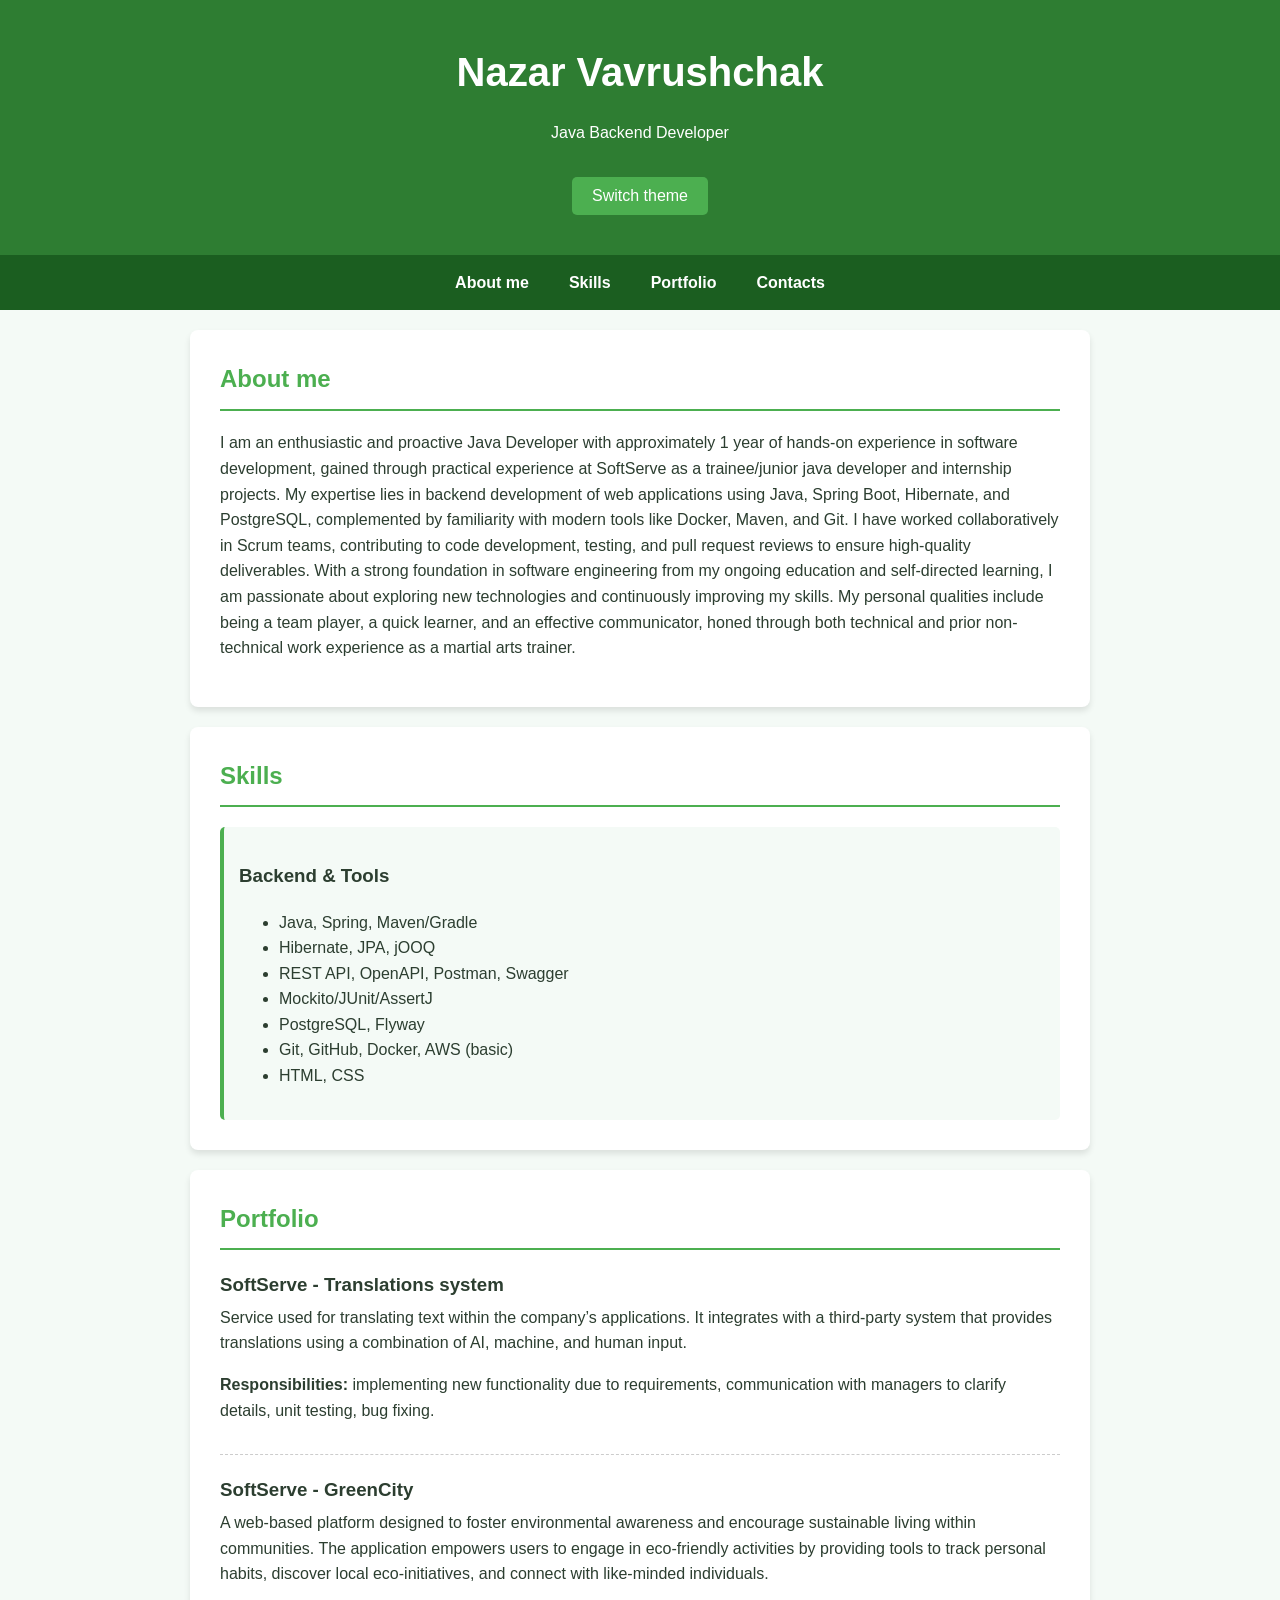
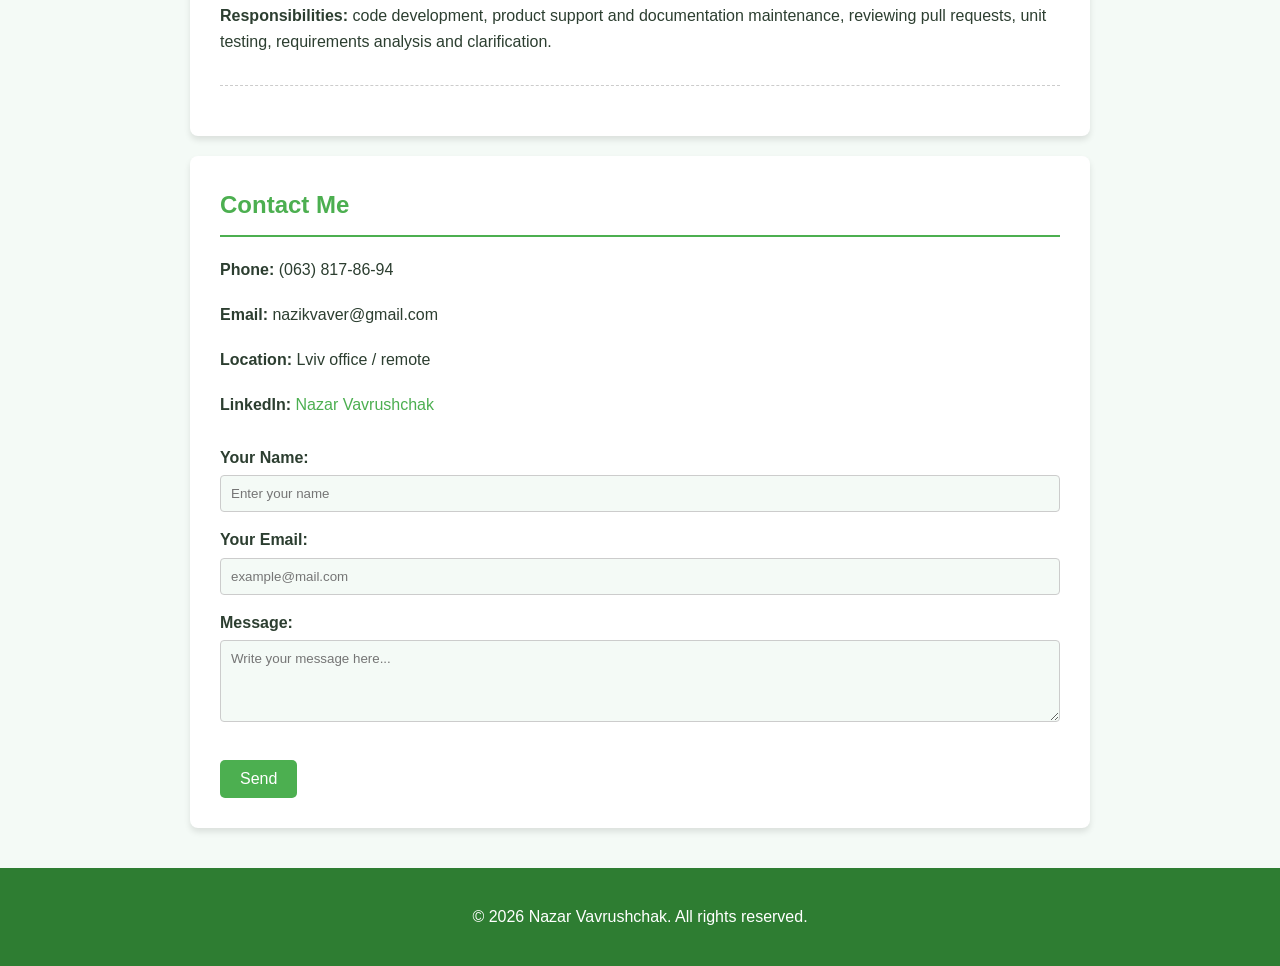
<file: lab10/index.html>
<!DOCTYPE html>
<html lang="en">

<head>
    <meta charset="UTF-8">
    <meta name="viewport" content="width=device-width, initial-scale=1.0">
    <title>Nazar Vavrushchak - Portfolio</title>
    <link rel="stylesheet" href="style.css">
</head>

<body>
    <header>
        <div class="header-content">
            <h1>Nazar Vavrushchak</h1>
            <p>Java Backend Developer</p>
            <button id="theme-toggle" class="btn">Switch theme</button>
        </div>
    </header>

    <nav>
        <ul>
            <li><a href="#about">About me</a></li>
            <li><a href="#skills">Skills</a></li>
            <li><a href="#portfolio">Portfolio</a></li>
            <li><a href="#contacts">Contacts</a></li>
        </ul>
    </nav>

    <main>
        <section id="about" class="section">
            <h2>About me</h2>
            <p>I am an enthusiastic and proactive Java Developer with approximately 1 year of hands-on experience in
                software development, gained through practical experience at SoftServe as a trainee/junior java
                developer and internship projects. My expertise lies in backend development of web applications using
                Java, Spring Boot, Hibernate, and PostgreSQL, complemented by familiarity with modern tools like Docker,
                Maven, and Git. I have worked collaboratively in Scrum teams, contributing to code development, testing,
                and pull request reviews to ensure high-quality deliverables. With a strong foundation in software
                engineering from my ongoing education and self-directed learning, I am passionate about exploring new
                technologies and continuously improving my skills. My personal qualities include being a team player, a
                quick learner, and an effective communicator, honed through both technical and prior non-technical work
                experience as a martial arts trainer.</p>
        </section>

        <section id="skills" class="section">
            <h2>Skills</h2>
            <div class="skills-grid">
                <div class="skill-card">
                    <h3>Backend & Tools</h3>
                    <ul>
                        <li>Java, Spring, Maven/Gradle</li>
                        <li>Hibernate, JPA, jOOQ</li>
                        <li>REST API, OpenAPI, Postman, Swagger</li>
                        <li>Mockito/JUnit/AssertJ</li>
                        <li>PostgreSQL, Flyway</li>
                        <li>Git, GitHub, Docker, AWS (basic)</li>
                        <li>HTML, CSS</li>
                    </ul>
                </div>
            </div>
        </section>

        <section id="portfolio" class="section">
            <h2>Portfolio</h2>

            <div class="portfolio-item">
                <h3>SoftServe - Translations system</h3>
                <p>Service used for translating text within the company’s applications. It integrates with a third-party
                    system that provides translations using a combination of AI, machine, and human input.</p>
                <p><strong>Responsibilities:</strong> implementing new functionality due to requirements, communication
                    with managers to clarify details, unit testing, bug fixing.</p>
            </div>

            <div class="portfolio-item">
                <h3>SoftServe - GreenCity</h3>
                <p>A web-based platform designed to foster environmental awareness and encourage sustainable living
                    within communities. The application empowers users to engage in eco-friendly activities by providing
                    tools to track personal habits, discover local eco-initiatives, and connect with like-minded
                    individuals.</p>
                <p><strong>Responsibilities:</strong> code development, product support and documentation maintenance,
                    reviewing pull requests, unit testing, requirements analysis and clarification.</p>
            </div>
        </section>

        <section id="contacts" class="section">
            <h2>Contact Me</h2>

            <div class="contact-info" style="margin-bottom: 25px; line-height: 1.8;">
                <p><strong>Phone:</strong> <a href="tel:+380638178694"
                        style="color: inherit; text-decoration: none;">(063) 817-86-94</a></p>
                <p><strong>Email:</strong> <a href="mailto:nazikvaver@gmail.com"
                        style="color: inherit; text-decoration: none;">nazikvaver@gmail.com</a></p>
                <p><strong>Location:</strong> Lviv office / remote</p>
                <p><strong>LinkedIn:</strong> <a href="https://www.linkedin.com/in/nazar-vavrushchak-8135b1302"
                        target="_blank" style="color: var(--accent-color); text-decoration: none;">Nazar Vavrushchak</a>
                </p>
            </div>

            <p id="welcome-back-msg" style="display: none; color: var(--accent-color); font-weight: bold;"></p>
            <form id="contact-form">
                <div class="form-group">
                    <label for="name">Your Name:</label>
                    <input type="text" id="name" placeholder="Enter your name">
                </div>
                <div class="form-group">
                    <label for="email">Your Email:</label>
                    <input type="email" id="email" placeholder="example@mail.com">
                </div>
                <div class="form-group">
                    <label for="message">Message:</label>
                    <textarea id="message" rows="4" placeholder="Write your message here..."></textarea>
                </div>
                <button type="submit" class="btn">Send</button>
            </form>
        </section>
    </main>

    <footer>
        <p>&copy; 2026 Nazar Vavrushchak. All rights reserved.</p>
    </footer>

    <script src="script.js"></script>
</body>

</html>
</file>
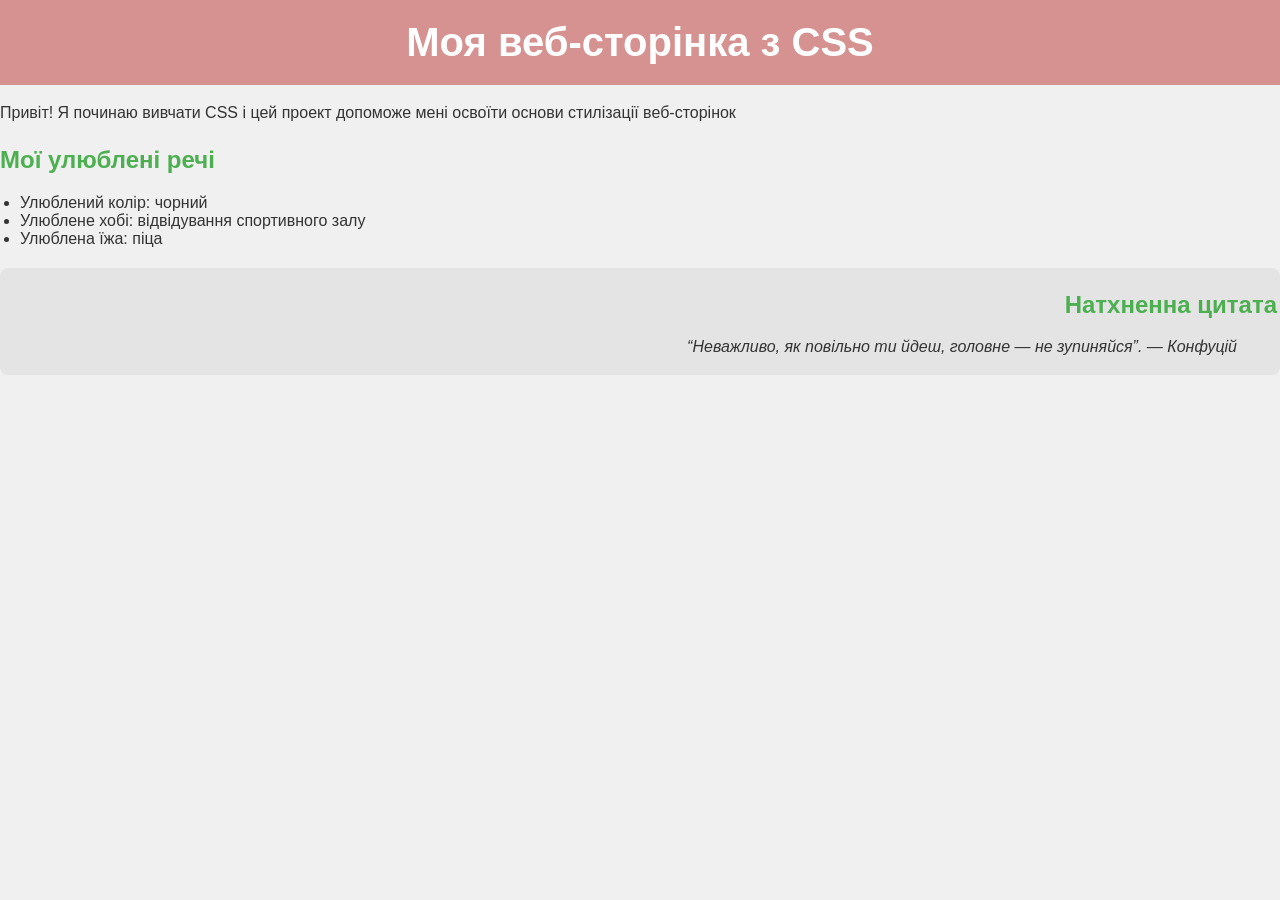
<file: lab2/index.html>
<!DOCTYPE html>
<html lang="uk">

<head>
    <meta charset="UTF-8">
    <meta name="viewport" content="width=device-width, initial-scale=1.0">
    <title>Лабораторна робота 2: Основи CSS</title>
    <link rel="stylesheet" href="style.css">
</head>

<body>

    <header>
        <h1>Моя веб-сторінка з CSS</h1>
    </header>

    <main>
        <section>
            <p>Привіт! Я починаю вивчати CSS і цей проект допоможе мені освоїти основи стилізації веб-сторінок</p>
        </section>

        <section>
            <h2>Мої улюблені речі</h2>
            <ul>
                <li>Улюблений колір: чорний</li>
                <li>Улюблене хобі: відвідування спортивного залу</li>
                <li>Улюблена їжа: піца</li>
            </ul>
        </section>

        <section class="variant-section">
            <h2>Натхненна цитата</h2>
            <blockquote>“Неважливо, як повільно ти йдеш, головне — не зупиняйся”. — Конфуцій</blockquote>
        </section>

    </main>

</body>

</html>
</file>
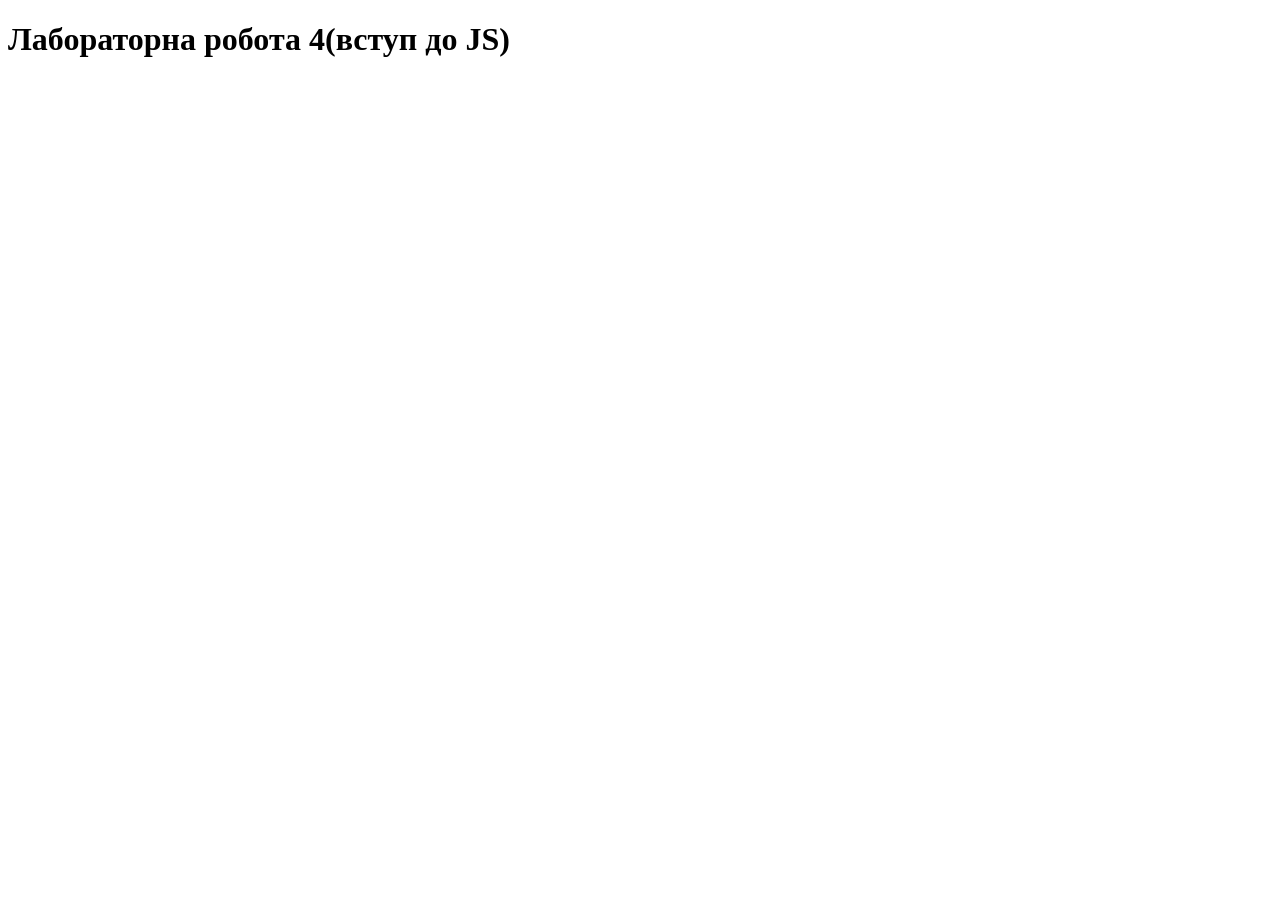
<file: lab4/index.html>
<!DOCTYPE html>
<html lang="en">

<head>
    <meta charset="UTF-8">
    <meta name="viewport" content="width=device-width, initial-scale=1.0">
    <title>Лабка 4 Вступ до JS</title>
</head>

<body>
    <h1>Лабораторна робота 4(вступ до JS)</h1>
    <script>
        // завдання 1
        console.log("Завдання 1.");
        let username = prompt("Введіть ваше ім'я:");
        let syaHello = `Привіт, ${username}! Радий тебе бачити!`;
        alert(syaHello);
        console.log(syaHello);

        // завдання 2
        console.log("Завдання 2.");
        let firstNumber = parseFloat(prompt("Введіть перше число:"));
        let secondNumber = parseFloat(prompt("Введіть друге число:"));
        let doubutok = firstNumber * secondNumber;
        let fraction = firstNumber / secondNumber;
        alert(`Добуток: ${doubutok}\nЧастка: ${fraction}`);
        console.log(`Добуток: ${doubutok}`);
        console.log(`Частка: ${fraction}`);

        // завдання 3
        console.log("Завдання 3.");

        let birthYearStr = prompt("Введіть ваш рік народження:");
        let birthYear = parseFloat(birthYearStr);

        const currentYear = 2026;
        const myAge = 20;

        if (!isNaN(birthYear)) {
            let userAge = currentYear - birthYear;

            let ageDiff = Math.abs(userAge - myAge);

            let ageMessage = "Ваш поточний вік: " + userAge + " років.\n";

            if (userAge > myAge) {
                ageMessage += "Користувач старший на " + ageDiff + " років.";
            } else if (userAge < myAge) {
                ageMessage += "Користувач молодший на " + ageDiff + " роки.";
            } else {
                ageMessage += "Ми з вами однолітки!";
            }

            alert(ageMessage);
            console.log(ageMessage);
        } else {
            alert("Помилка: Будь ласка, введіть коректний рік народження!");
        }
    </script>
</body>

</html>
</file>
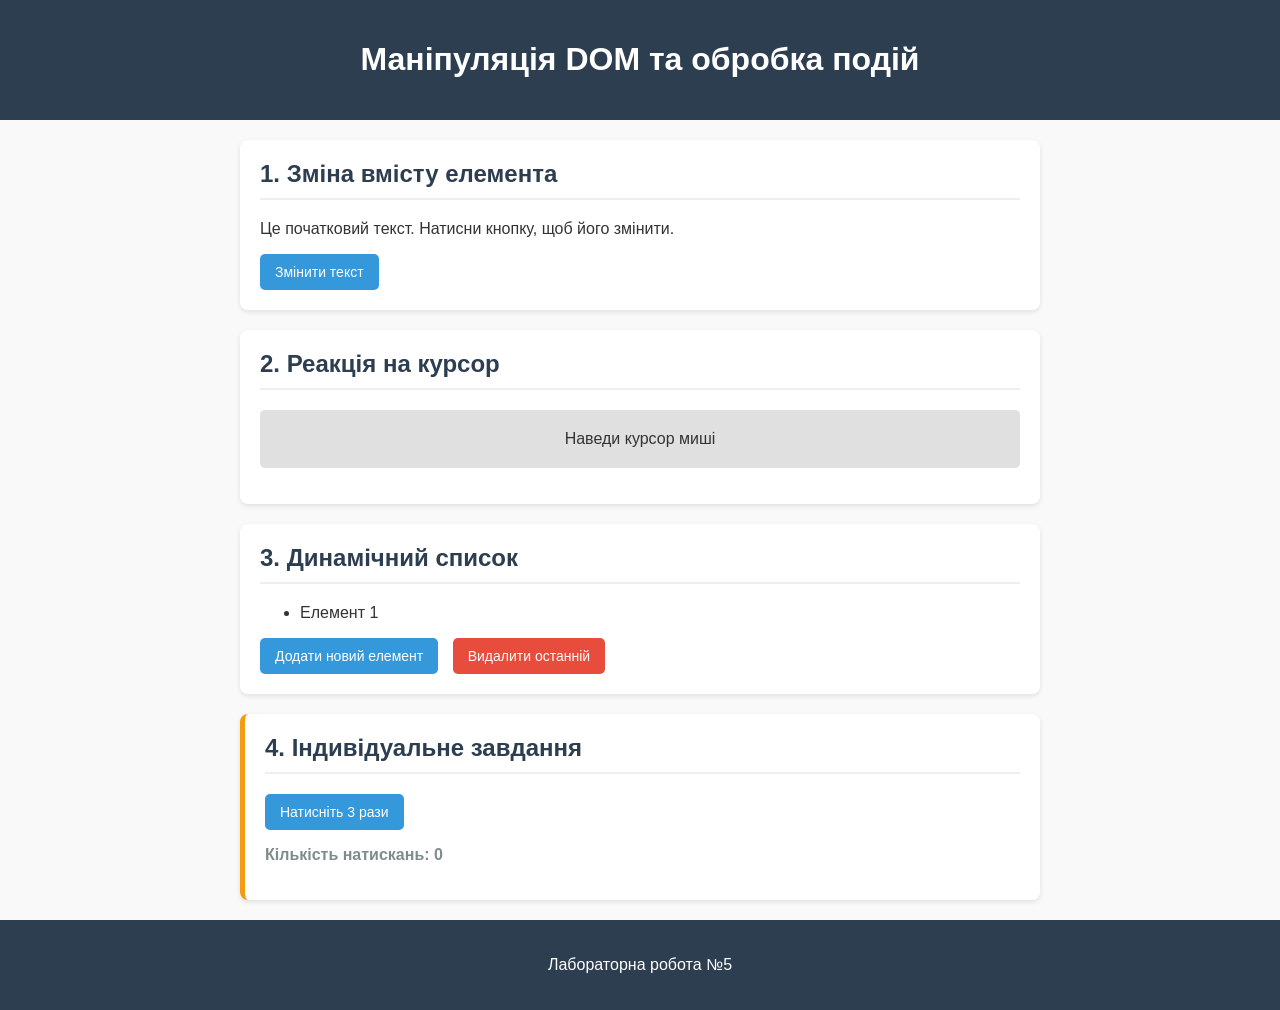
<file: lab5/index.html>
<!DOCTYPE html>
<html lang="en">

<head>
    <meta charset="UTF-8">
    <meta name="viewport" content="width=device-width, initial-scale=1.0">
    <link rel="stylesheet" href="style.css">
    <title>Лабораторна робота 5(JS)</title>
</head>

<body>
    <header>
        <h1>Маніпуляція DOM та обробка подій</h1>
    </header>

    <main>
        <section class="task-section">
            <h2>1. Зміна вмісту елемента</h2>
            <p id="dynamic-text">Це початковий текст. Натисни кнопку, щоб його змінити.</p>
            <button id="change-text-btn">Змінити текст</button>
        </section>

        <section class="task-section">
            <h2>2. Реакція на курсор</h2>
            <p id="hover-element" class="interactive-box">Наведи курсор миші</p>
        </section>

        <section class="task-section">
            <h2>3. Динамічний список</h2>
            <ul id="item-list">
                <li>Елемент 1</li>
            </ul>
            <button id="add-item-btn">Додати новий елемент</button>
            <button id="remove-item-btn" class="danger-btn">Видалити останній</button>
        </section>

        <section class="task-section individual-task">
            <h2>4. Індивідуальне завдання</h2>
            <button id="variant-btn">Натисніть 3 рази</button>
            <p id="click-counter">Кількість натискань: 0</p>
        </section>

    </main>

    <footer>
        <p>Лабораторна робота №5</p>
    </footer>

    <script>
        // Завдання 1: міняєм текст після натисканя кнокпи
        const textElement = document.getElementById('dynamic-text');
        const changeBtn = document.getElementById('change-text-btn');

        changeBtn.addEventListener('click', function () {
            textElement.textContent = "Текст успішно змінено";
            textElement.style.color = "#2980b9";
        });

        // Завдання 2: змінюєм колір при наведенні
        const hoverElement = document.getElementById('hover-element');
        hoverElement.addEventListener('mouseover', function () {
            hoverElement.style.backgroundColor = "#f39c12";
            hoverElement.style.color = "#fff";
        });
        hoverElement.addEventListener('mouseout', function () {
            hoverElement.style.backgroundColor = "#ecf0f1";
            hoverElement.style.color = "#333";
        });

        // Завдання 3: додаєм та видаляєм елементи списку
        const itemList = document.getElementById('item-list');
        const addBtn = document.getElementById('add-item-btn');
        const removeBtn = document.getElementById('remove-item-btn');
        let itemCounter = 1;

        // Додавання
        addBtn.addEventListener('click', function () {
            itemCounter++;
            const newLi = document.createElement('li'); // Створюємо новий вузол
            newLi.textContent = `Елемент ${itemCounter}`;
            itemList.appendChild(newLi); // Додаємо вузол в кінець списку
        });

        // Видалення
        removeBtn.addEventListener('click', function () {
            if (itemList.lastElementChild) {
                itemList.removeChild(itemList.lastElementChild); // Видаляємо останній вузол
                itemCounter = Math.max(0, itemCounter - 1);
            } else {
                alert("Список порожній, видаляти нічого!");
            }
        });

        let clickCount = 0;
        const variantBtn = document.getElementById('variant-btn');
        const clickCounter = document.getElementById('click-counter');

        variantBtn.addEventListener('click', function () {
            clickCount++;
            clickCounter.textContent = `Кількість натискань: ${clickCount}`;

            if (clickCount === 3) {
                alert("Назар Ваврущак варіант номер 3!");
                clickCount = 0;
                counterDisplay.textContent = `Кількість натискань: ${clicks}`;
            }
        });
    </script>
</body>

</html>
</file>
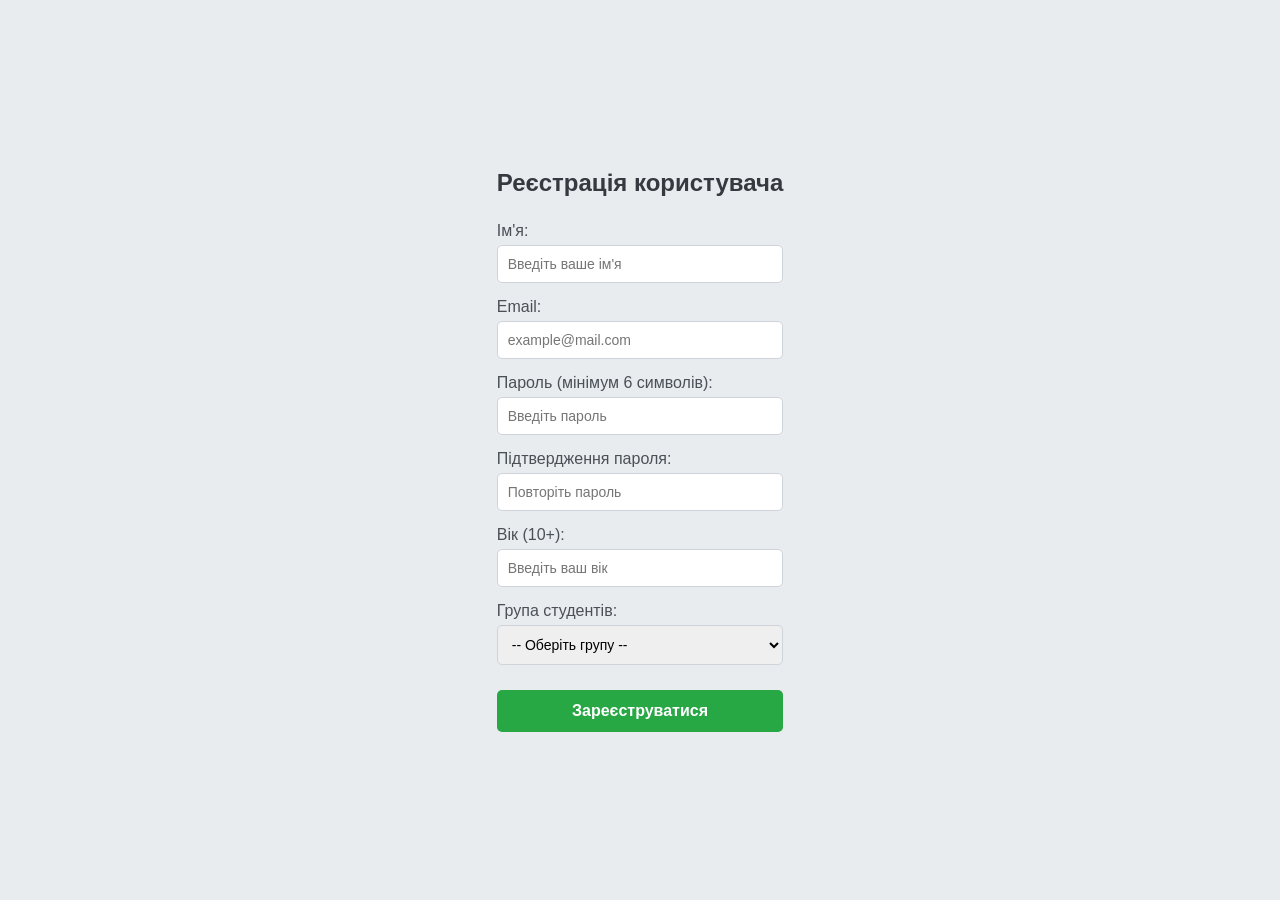
<file: lab6/index.html>
<!DOCTYPE html>
<html lang="en">

<head>
    <meta charset="UTF-8">
    <meta name="viewport" content="width=device-width, initial-scale=1.0">
    <link rel="stylesheet" href="style.css">
    <title>Форма для реєстрації користувача</title>
</head>

<body>
    <main>
        <h2>Реєстрація користувача</h2>
        <form id="registration-form">

            <div class="form-group">
                <label for="name">Ім'я:</label>
                <input type="text" id="name" name="name" placeholder="Введіть ваше ім'я">
            </div>

            <div class="form-group">
                <label for="email">Email:</label>
                <input type="email" id="email" name="email" placeholder="example@mail.com">
            </div>

            <div class="form-group">
                <label for="password">Пароль (мінімум 6 символів):</label>
                <input type="password" id="password" name="password" placeholder="Введіть пароль">
            </div>

            <div class="form-group">
                <label for="confirmPassword">Підтвердження пароля:</label>
                <input type="password" id="confirmPassword" name="confirmPassword" placeholder="Повторіть пароль">
            </div>

            <div class="form-group">
                <label for="age">Вік (10+):</label>
                <input type="number" id="age" name="age" placeholder="Введіть ваш вік">
            </div>

            <div class="form-group">
                <label for="group">Група студентів:</label>
                <select id="group" name="group">
                    <option value="">-- Оберіть групу --</option>
                    <option value="КН21">КН21</option>
                    <option value="КН22СП">КН22СП</option>
                </select>
            </div>

            <div id="errorMessages" class="errors-box"></div>

            <button type="submit" id="submit-button">Зареєструватися</button>
        </form>
    </main>

    <script>
        document.getElementById('registration-form').addEventListener('submit', function (event) {
            event.preventDefault();

            const errorContainer = document.getElementById('errorMessages');
            errorContainer.innerHTML = '';
            let errors = [];

            const name = document.getElementById('name').value.trim();
            const email = document.getElementById('email').value.trim();
            const password = document.getElementById('password').value;
            const confirmPassword = document.getElementById('confirmPassword').value;
            const age = parseInt(document.getElementById('age').value, 10);
            const group = document.getElementById('group').value;

            if (name === "") {
                errors.push("Поле 'Ім'я' є обов'язковим для заповнення.");
            }

            const emailPattern = /^[^\s@]+@[^\s@]+\.[^\s@]+$/;
            if (!emailPattern.test(email)) {
                errors.push("Будь ласка, введіть коректний Email.");
            }

            if (password.length < 6) {
                errors.push("Пароль має містити щонайменше 6 символів.");
            }

            if (password !== confirmPassword || confirmPassword === "") {
                errors.push("Паролі не збігаються!");
            }

            if (isNaN(age) || age < 10) {
                errors.push("Ваш вік повинен бути не менше 10 років.");
            }

            if (group === "") {
                errors.push("Будь ласка, оберіть вашу групу зі списку.");
            }

            if (errors.length > 0) {
                errorContainer.innerHTML = errors.join('<br>');
                errorContainer.style.display = 'block';
            } else {
                errorContainer.style.display = 'none';
                alert("Реєстрація успішна!");
                this.reset();
            }

        });
    </script>
</body>

</html>
</file>
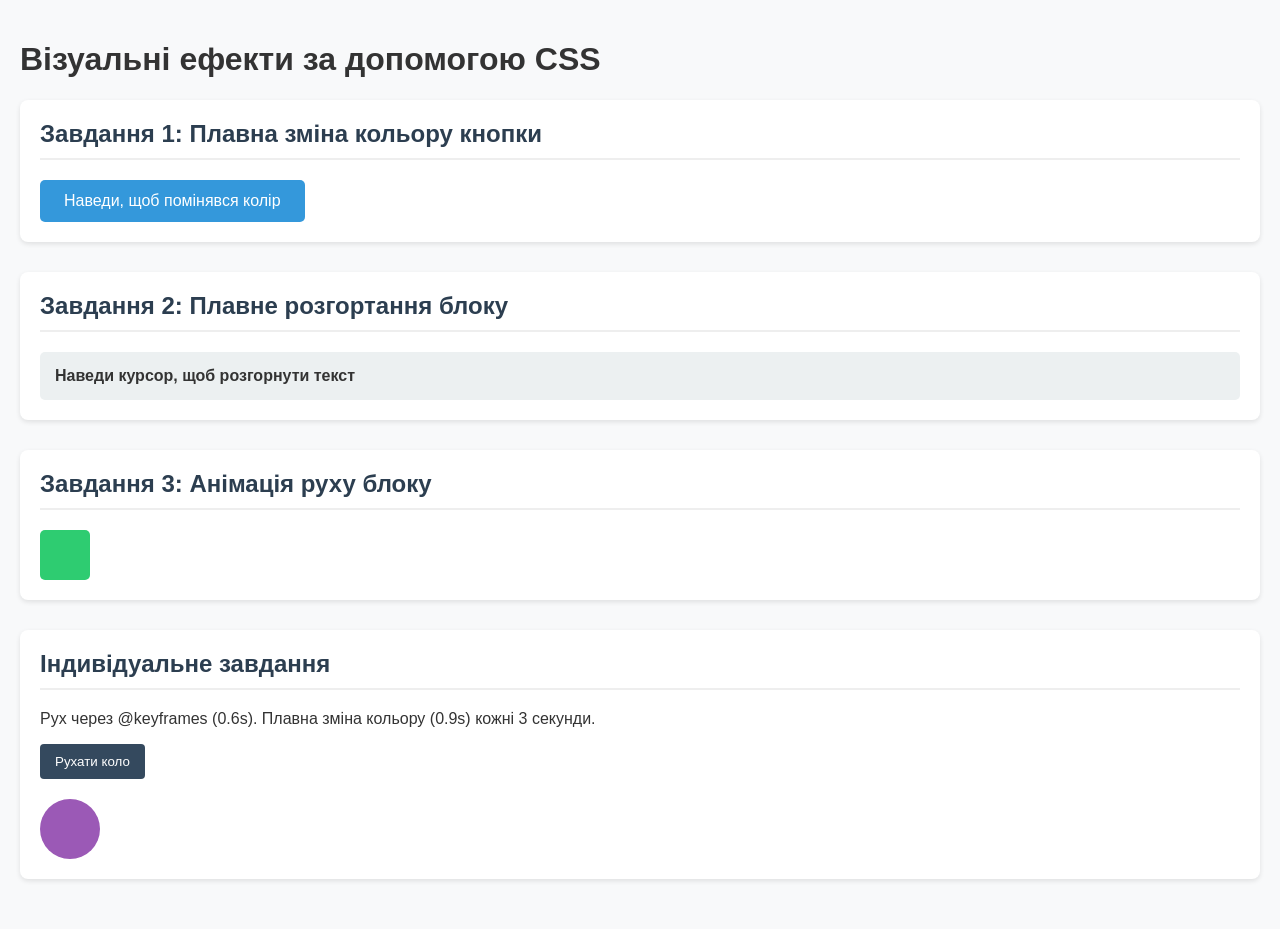
<file: lab7/index.html>
<!DOCTYPE html>
<html lang="uk">

<head>
    <meta charset="UTF-8">
    <meta name="viewport" content="width=device-width, initial-scale=1.0">
    <title>Лабка 7: CSS Анімації та Переходи</title>
    <link rel="stylesheet" href="style.css">
</head>

<body>

    <header>
        <h1>Візуальні ефекти за допомогою CSS</h1>
    </header>

    <main>
        <section>
            <h2>Завдання 1: Плавна зміна кольору кнопки</h2>
            <button class="button">Наведи, щоб помінявся колір</button>
        </section>

        <section>
            <h2>Завдання 2: Плавне розгортання блоку</h2>
            <div class="content-wrapper">
                <p class="content-title">Наведи курсор, щоб розгорнути текст</p>
                <div class="content">
                    <p>Це прихований текст.</p>
                </div>
            </div>
        </section>

        <section>
            <h2>Завдання 3: Анімація руху блоку</h2>
            <div class="box"></div>
        </section>

        <section>
            <h2>Індивідуальне завдання</h2>
            <p>Рух через @keyframes (0.6s). Плавна зміна кольору (0.9s) кожні 3 секунди.</p>
            <button id="moveBtn">Рухати коло</button>
            <div class="circle" id="circle"></div>
        </section>
    </main>

    <script>
        const circle = document.getElementById('circle');
        const moveBtn = document.getElementById('moveBtn');

        moveBtn.addEventListener('click', function () {
            circle.classList.toggle('move-animation');
        });

        setInterval(function () {
            const randomColor = '#' + Math.floor(Math.random() * 16777215).toString(16);
            circle.style.backgroundColor = randomColor;
        }, 3000);
    </script>
</body>

</html>
</file>
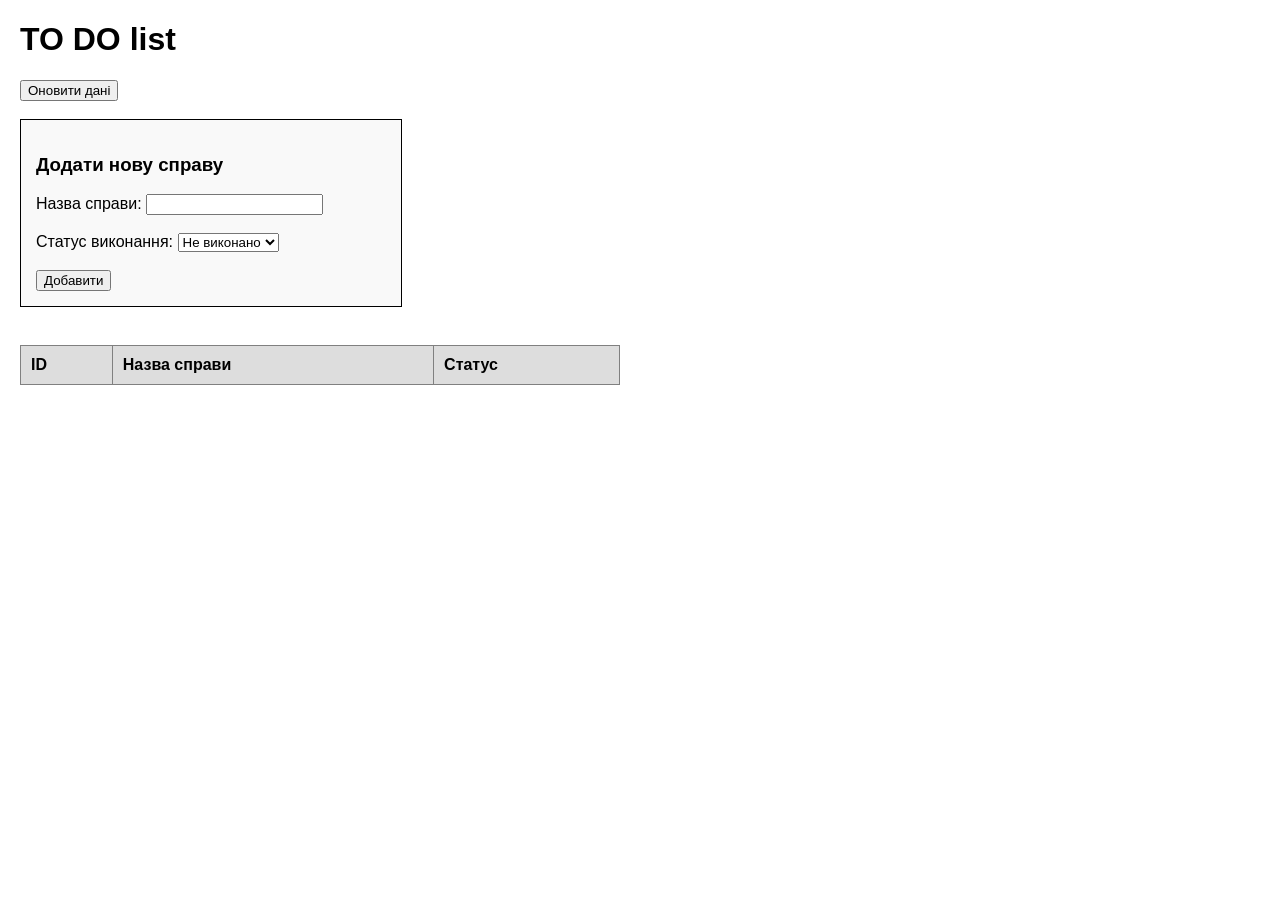
<file: lab8/index.html>
<!DOCTYPE html>
<html lang="uk">

<head>
    <meta charset="UTF-8">
    <title>Лабка 8 - робота з API</title>
    <link rel="stylesheet" href="style.css">
</head>

<body>

    <h1>TO DO list</h1>

    <button id="updateBtn">Оновити дані</button>
    <br><br>

    <div id="formBlock">
        <h3>Додати нову справу</h3>
        <form id="addForm">
            <label>Назва справи: <input type="text" id="titleInput" required></label>
            <br><br>
            <label>Статус виконання:
                <select id="statusInput">
                    <option value="false">Не виконано</option>
                    <option value="true">Виконано</option>
                </select>
            </label>
            <br><br>
            <button type="submit">Добавити</button>
        </form>
    </div>
    <br>

    <table border="1" id="myTable">
        <thead>
            <tr>
                <th>ID</th>
                <th>Назва справи</th>
                <th>Статус</th>
            </tr>
        </thead>
        <tbody id="todosBody">

        </tbody>
    </table>

    <script src="script.js"></script>
</body>

</html>
</file>
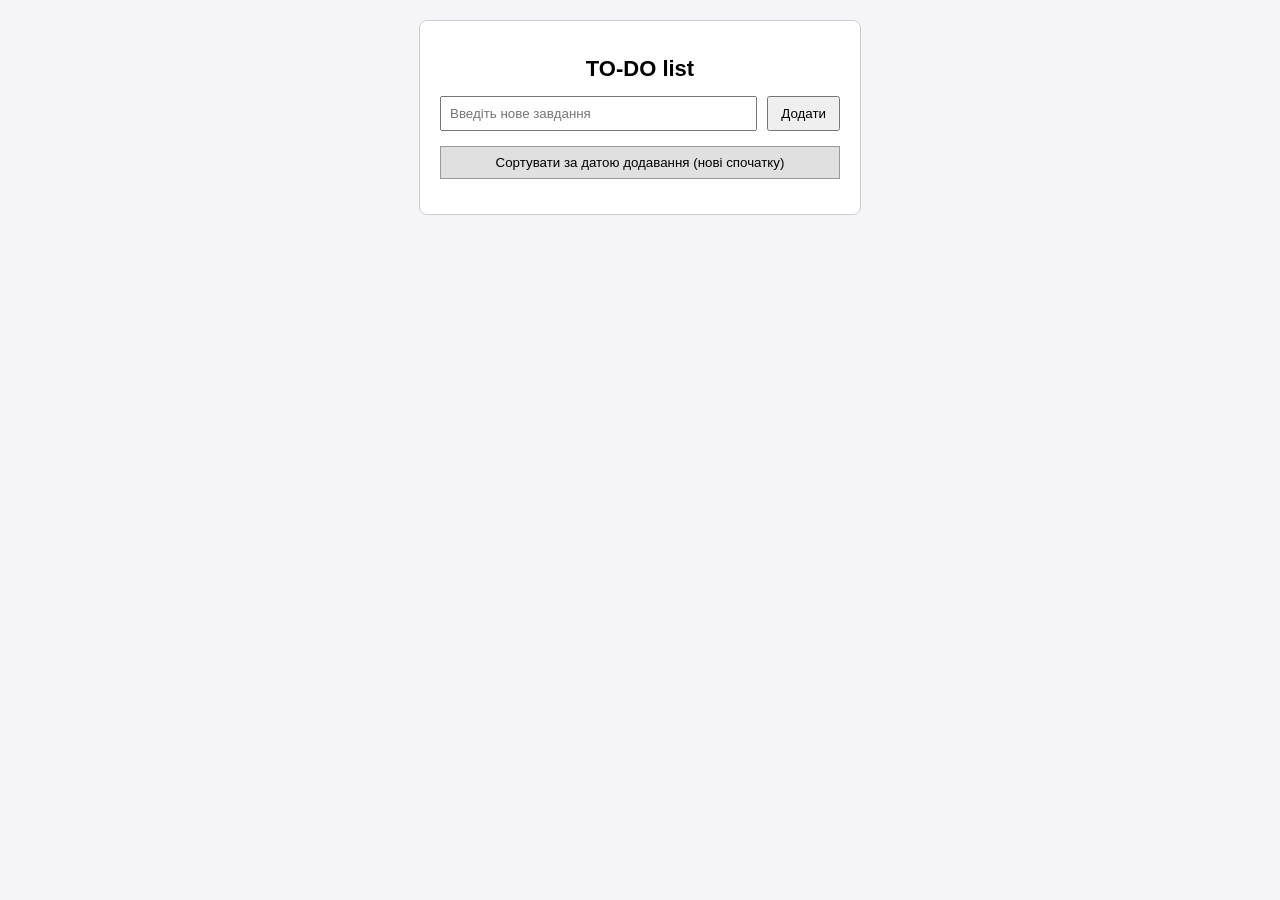
<file: lab9/index.html>
<!DOCTYPE html>
<html lang="en">

<head>
    <meta charset="UTF-8">
    <meta name="viewport" content="width=device-width, initial-scale=1.0">
    <title>To-Do List (LocalStorage)</title>
    <link rel="stylesheet" href="style.css">
</head>

<body>
    <div class="app-container">
        <h1>TO-DO list</h1>

        <div class="input-section">
            <input type="text" id="taskInput" placeholder="Введіть нове завдання">
            <button id="addBtn">Додати</button>
        </div>


        <button id="sortBtn" class="sort-btn">Сортувати за датою додавання (нові спочатку)</button>

        <ul id="taskList">

        </ul>
    </div>


    <script src="script.js"></script>
</body>

</html>
</file>
<file: lab10/style.css>
:root {
    --bg-color: #f4faf6;
    --text-color: #2c3e30;
    --primary-color: #2e7d32;
    --accent-color: #4caf50;
    --card-bg: #ffffff;
    --nav-bg: #1b5e20;
}

.dark-theme {
    --bg-color: #121e14;
    --text-color: #e0e8e1;
    --primary-color: #1b3320;
    --accent-color: #66bb6a;
    --card-bg: #162b1a;
    --nav-bg: #0d170f;
}

body {
    font-family: 'Segoe UI', Tahoma, Geneva, Verdana, sans-serif;
    background-color: var(--bg-color);
    color: var(--text-color);
    margin: 0;
    padding: 0;
    line-height: 1.6;
    transition: background-color 0.3s, color 0.3s;
}

header {
    background-color: var(--primary-color);
    color: white;
    text-align: center;
    padding: 40px 20px;
}

header h1 {
    margin: 0;
    font-size: 2.5rem;
}

.btn {
    background-color: var(--accent-color);
    color: white;
    border: none;
    padding: 10px 20px;
    margin-top: 15px;
    cursor: pointer;
    border-radius: 5px;
    font-size: 16px;
    transition: transform 0.2s, opacity 0.3s;
}

.btn:hover {
    opacity: 0.8;
    transform: translateY(-2px);
}

nav {
    background-color: var(--nav-bg);
    position: sticky;
    top: 0;
    z-index: 100;
}

nav ul {
    list-style: none;
    margin: 0;
    padding: 0;
    display: flex;
    justify-content: center;
}

nav ul li a {
    display: block;
    color: white;
    text-decoration: none;
    padding: 15px 20px;
    font-weight: bold;
    transition: background-color 0.3s;
}

nav ul li a:hover {
    background-color: var(--accent-color);
}

main {
    max-width: 900px;
    margin: 20px auto;
    padding: 0 20px;
}

.section {
    background-color: var(--card-bg);
    padding: 30px;
    margin-bottom: 20px;
    border-radius: 8px;
    box-shadow: 0 4px 6px rgba(0, 0, 0, 0.1);
}

h2 {
    color: var(--accent-color);
    border-bottom: 2px solid var(--accent-color);
    padding-bottom: 10px;
    margin-top: 0;
}

.skills-grid {
    display: flex;
    gap: 20px;
}

.skill-card {
    flex: 1;
    background-color: var(--bg-color);
    padding: 15px;
    border-radius: 5px;
    border-left: 4px solid var(--accent-color);
}

.portfolio-item {
    margin-bottom: 20px;
    padding-bottom: 15px;
    border-bottom: 1px dashed #ccc;
}

.portfolio-item h3 {
    margin-bottom: 5px;
    color: var(--text-color);
}

.portfolio-item p {
    margin-top: 5px;
}

.form-group {
    margin-bottom: 15px;
}

label {
    display: block;
    margin-bottom: 5px;
    font-weight: bold;
}

input,
textarea {
    width: 100%;
    padding: 10px;
    border: 1px solid #ccc;
    border-radius: 4px;
    box-sizing: border-box;
    font-family: inherit;
    background-color: var(--bg-color);
    color: var(--text-color);
}

footer {
    text-align: center;
    padding: 20px;
    background-color: var(--primary-color);
    color: white;
    margin-top: 40px;
}
</file>
<file: lab2/style.css>
/* Основні стилі для сторінки */
body {
    font-family: Arial, sans-serif;
    background-color: #f0f0f0;
    color: #333;
    margin: 0;
    padding: 0;
}

/* Стилізація заголовка */
header {
    background-color: #d69191;
    color: #fff;
    text-align: center;
    padding: 20px;
}

/* Стилізація заголовків */
h1 {
    font-size: 2.5em;
    margin: 0;
}

h2 {
    color: #4CAF50;
    margin-top: 20px;
}

/* Стилізація абзаців */
p {
    line-height: 1.6;
    margin: 15px 0;
}

/* Стилізація списків */
ul {
    list-style-type: disc;
    padding-left: 20px;
}

blockquote {
    font-style: italic;
    color: inherit;
}

.variant-section {
    /* Hex-колір */
    color: #333333;
    
    /* Вирівнювання */
    text-align: right;
    
    /* Відступи у px */
    padding: 3px;
    
    /* Додатковий фон для візуального виділення секції, щоб було краще видно межі */
    background-color: #e4e4e4;
    border-radius: 8px;
    margin: 20px 0;
}
</file>
<file: lab5/style.css>
body {
    font-family: 'Segoe UI', Tahoma, Geneva, Verdana, sans-serif;
    background-color: #f9f9f9;
    color: #333;
    margin: 0;
    padding: 0;
}

header,
footer {
    background-color: #2c3e50;
    color: white;
    text-align: center;
    padding: 20px;
}

main {
    max-width: 800px;
    margin: 20px auto;
    padding: 0 20px;
}

.task-section {
    background-color: white;
    padding: 20px;
    margin-bottom: 20px;
    border-radius: 8px;
    box-shadow: 0 2px 5px rgba(0, 0, 0, 0.1);
}

h2 {
    color: #2c3e50;
    border-bottom: 2px solid #eee;
    padding-bottom: 10px;
    margin-top: 0;
}

button {
    background-color: #3498db;
    color: white;
    border: none;
    padding: 10px 15px;
    border-radius: 5px;
    cursor: pointer;
    font-size: 14px;
    margin-right: 10px;
    transition: background-color 0.3s;
}

button:hover {
    background-color: #2980b9;
}

.danger-btn {
    background-color: #e74c3c;
}

.danger-btn:hover {
    background-color: #c0392b;
}

.interactive-box {
    background-color: #e0e0e0;
    padding: 20px;
    text-align: center;
    border-radius: 5px;
    transition: all 0.3s ease;
    cursor: pointer;
}

.individual-task {
    border-left: 5px solid #f39c12;
}

#click-counter {
    font-weight: bold;
    color: #7f8c8d;
}
</file>
<file: lab6/style.css>
/* Базові стилі сторінки */
body {
    font-family: 'Segoe UI', Tahoma, Geneva, Verdana, sans-serif;
    background-color: #e9ecef;
    display: flex;
    justify-content: center;
    align-items: center;
    min-height: 100vh;
    margin: 0;
}

/* Контейнер форми */
.form-container {
    background-color: #ffffff;
    padding: 30px 40px;
    border-radius: 10px;
    box-shadow: 0 4px 15px rgba(0, 0, 0, 0.1);
    width: 100%;
    max-width: 400px;
}

h2 {
    text-align: center;
    color: #343a40;
    margin-top: 0;
    margin-bottom: 25px;
}

/* Групи полів введення */
.form-group {
    margin-bottom: 15px;
}

label {
    display: block;
    margin-bottom: 5px;
    color: #495057;
    font-weight: 500;
}

input,
select {
    width: 100%;
    padding: 10px;
    border: 1px solid #ced4da;
    border-radius: 5px;
    font-size: 14px;
    box-sizing: border-box;
    /* Щоб padding не ламав ширину 100% */
    transition: border-color 0.3s;
}

input:focus,
select:focus {
    outline: none;
    border-color: #80bdff;
    box-shadow: 0 0 0 0.2rem rgba(0, 123, 255, .25);
}

/* Кнопка */
button {
    width: 100%;
    padding: 12px;
    background-color: #28a745;
    color: white;
    border: none;
    border-radius: 5px;
    font-size: 16px;
    font-weight: bold;
    cursor: pointer;
    margin-top: 10px;
    transition: background-color 0.3s;
}

button:hover {
    background-color: #218838;
}

/* Блок помилок */
.errors-box {
    color: #721c24;
    background-color: #f8d7da;
    border: 1px solid #f5c6cb;
    padding: 10px;
    border-radius: 5px;
    margin-bottom: 15px;
    font-size: 14px;
    display: none;
    /* Приховано за замовчуванням */
    line-height: 1.5;
}
</file>
<file: lab7/style.css>
body {
    font-family: Arial, sans-serif;
    background-color: #f8f9fa;
    color: #333;
    margin: 0;
    padding: 20px;
}

section {
    background-color: white;
    padding: 20px;
    margin-bottom: 30px;
    border-radius: 8px;
    box-shadow: 0 2px 5px rgba(0, 0, 0, 0.1);
}

h2 {
    margin-top: 0;
    color: #2c3e50;
    border-bottom: 2px solid #eee;
    padding-bottom: 10px;
}

.button {
    background-color: #3498db;
    color: white;
    padding: 12px 24px;
    border: none;
    border-radius: 5px;
    font-size: 16px;
    cursor: pointer;
    transition: background-color 0.5s ease-in-out, transform 0.1s;
}

.button:hover {
    background-color: #e74c3c;
}

.button:active {
    transform: scale(0.9);
}

.content-wrapper {
    background-color: #ecf0f1;
    padding: 15px;
    border-radius: 5px;
}

.content-title {
    margin: 0;
    font-weight: bold;
    cursor: default;
}

.content {
    max-height: 0;
    overflow: hidden;
    transition: max-height 0.8s ease-out;
}

.content-wrapper:hover .content {
    max-height: 150px;
}

.box {
    width: 50px;
    height: 50px;
    background-color: #2ecc71;
    border-radius: 5px;
    animation: moveBox 2s linear infinite alternate;
}

@keyframes moveBox {
    0% {
        transform: translateX(0);
    }

    100% {
        transform: translateX(300px);
    }
}

.circle {
    width: 60px;
    height: 60px;
    background-color: #9b59b6;
    border-radius: 50%;
    margin-top: 20px;

    transition: background-color 0.9s ease;
}

.move-animation {
    animation: circleKeyframeMove 0.6s ease-in-out forwards;
}

@keyframes circleKeyframeMove {
    0% {
        transform: translateX(0);
    }

    50% {
        transform: translateX(200px) scale(1.2);
    }

    100% {
        transform: translateX(400px);
    }
}

#moveBtn {
    background-color: #34495e;
    color: white;
    padding: 10px 15px;
    border: none;
    border-radius: 4px;
    cursor: pointer;
}
</file>
<file: lab8/style.css>
body {
    font-family: Arial, sans-serif;
    margin: 20px;
}

#formBlock {
    border: 1px solid black;
    padding: 15px;
    width: 350px;
    background-color: #f9f9f9;
}

table {
    border-collapse: collapse;
    width: 600px;
    margin-top: 20px;
}

th,
td {
    padding: 10px;
    text-align: left;
}

th {
    background-color: #ddd;
}
</file>
<file: lab9/style.css>
body {
    font-family: Arial, sans-serif;
    background-color: #f4f4f9;
    margin: 0;
    padding: 20px;
}

.app-container {
    background-color: #fff;
    width: 400px;
    margin: 0 auto;
    padding: 20px;
    border: 1px solid #ccc;
    border-radius: 8px;
}

h1 {
    text-align: center;
    font-size: 22px;
}

.input-section {
    display: flex;
    gap: 10px;
    margin-bottom: 15px;
}

#taskInput {
    flex-grow: 1;
    padding: 8px;
}

button {
    padding: 8px 12px;
    cursor: pointer;
}

.sort-btn {
    width: 100%;
    margin-bottom: 15px;
    background-color: #e0e0e0;
    border: 1px solid #999;
}

ul {
    list-style-type: none;
    padding: 0;
    margin: 0;
}

li {
    display: flex;
    align-items: center;
    justify-content: space-between;
    padding: 10px;
    border-bottom: 1px solid #eee;
}

.task-text {
    flex-grow: 1;
    margin-left: 10px;
}

.completed {
    text-decoration: line-through;
    color: #888;
}

.delete-btn {
    background-color: #ff4d4d;
    color: white;
    border: none;
    border-radius: 4px;
    padding: 5px 10px;
}
</file>
